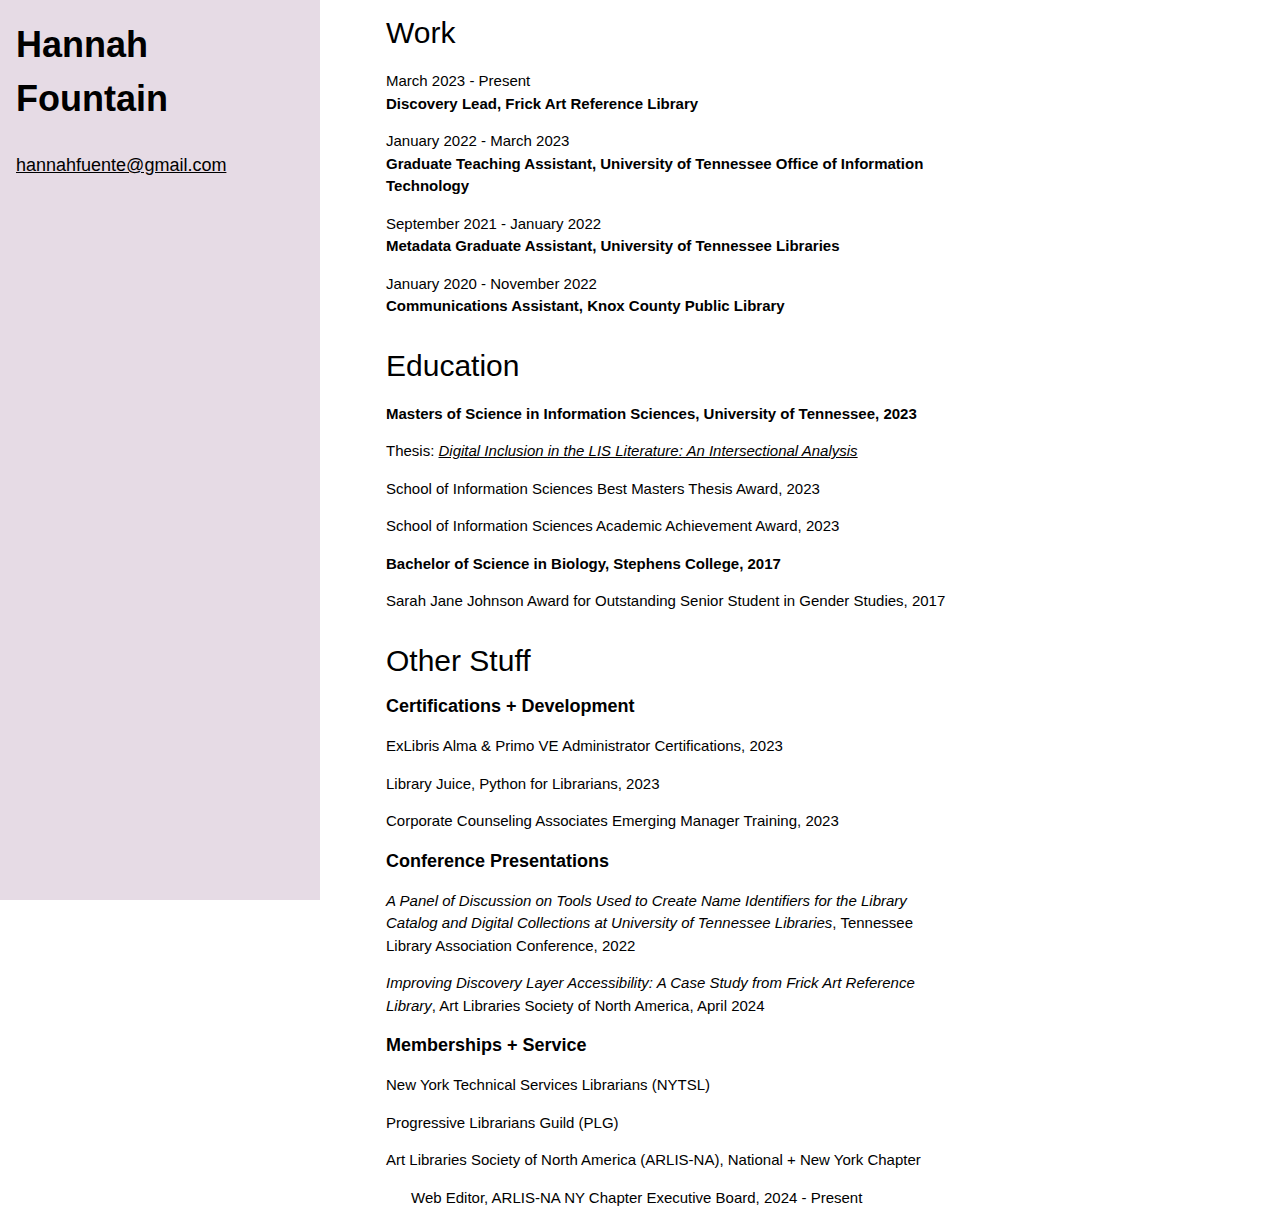
<file: index.html>
<!DOCTYPE html>
<html lang="en">
<head>
<title>H. Fountain</title>
    <link rel="icon" type="image/x-icon" href="images/favicon.jpeg">
<meta charset="UTF-8">
<meta name="viewport" content="width=device-width, initial-scale=1">
<link rel="stylesheet" href="assets/css/main.css">
<link rel="stylesheet" href="assets/css/secondary.css">
<style>
html,body {font-family: "Arial", sans-serif;}
h1,h2,h3,h4,h5,h6 {font-family: "Arial Black", sans-serif;}
.w3-sidebar {
  z-index: 3;
  width: 320px;
  top: 0;
  bottom: 0;
  height: inherit;
}
</style>
</head>

<!-- Sidebar -->
<nav class="w3-sidebar w3-bar-block w3-collapse w3-large w3-theme-l5"id="mySidebar">
  <h1 class="w3-bar-item"><b>Hannah Fountain</b></h1>
  <a class="w3-bar-item" href="mailto:hannahfuente@gmail.com">hannahfuente@gmail.com</a>
</nav>


<body>
<!-- Main Body -->
	<!-- Work -->
   <div class="w3-main" style="margin-left:370px">
  <div class="w3-row w3-padding-15">
    <div class="w3-twothird w3-container">
      <h2 class="w3-text-black">Work</h2>
      <p>March 2023 - Present<br><b>Discovery Lead, Frick Art Reference Library</b></br></p>
      <p>January 2022 - March 2023<br><b>Graduate Teaching Assistant, University of Tennessee Office of Information Technology</b></br></p>
      <p>September 2021 - January 2022<br><b>Metadata Graduate Assistant, University of Tennessee Libraries</b></br></p>
      <p>January 2020 - November 2022<br><b>Communications Assistant, Knox County Public Library</b></br></p>
    </div>
  </div>

  	<!-- Education -->
  <div class="w3-main">
  <div class="w3-row w3-padding-15">
    <div class="w3-twothird w3-container">
      <h2 class="w3-text-black">Education</h2>
      <p><b>Masters of Science in Information Sciences, University of Tennessee, 2023</b></p>
      <p>Thesis: <a href="http://trace.tennessee.edu/utk_gradthes/9204/"><i>Digital Inclusion in the LIS Literature: An Intersectional Analysis</i></a href><p/>
      <p>School of Information Sciences Best Masters Thesis Award, 2023</p>
      <p>School of Information Sciences Academic Achievement Award, 2023</p>
      <p><b>Bachelor of Science in Biology, Stephens College, 2017</b></p>
      <p>Sarah Jane Johnson Award for Outstanding Senior Student in Gender Studies, 2017</p>
    </div>
  </div>
  </div>

     <!-- Other Stuff -->
  <div class="w3-main">
  <div class="w3-row w3-padding-15">
    <div class="w3-twothird w3-container">
      <h2 class="w3-text-black">Other Stuff</h2
     <p><h5><b>Certifications + Development</b></h5></p>
         <p>ExLibris Alma & Primo VE Administrator Certifications, 2023</p>
         <p>Library Juice, Python for Librarians, 2023</p>
         <p>Corporate Counseling Associates Emerging Manager Training, 2023<p/>
    <h5><b>Conference Presentations</b></h5>
      <p><i>A Panel of Discussion on Tools Used to Create Name Identifiers for the Library Catalog and Digital Collections at University of Tennessee Libraries</i>, Tennessee Library Association Conference, 2022</p>
      <p><i>Improving Discovery Layer Accessibility: A Case Study from Frick Art Reference Library</i>, Art Libraries Society of North America, April 2024</p>
       <h5><b>Memberships + Service</b></h5>
         <p>New York Technical Services Librarians (NYTSL)</p>
         <p>Progressive Librarians Guild (PLG)</p>
         <p>Art Libraries Society of North America (ARLIS-NA), National + New York Chapter<p/>
         <p style="margin-left: 25px">Web Editor, ARLIS-NA NY Chapter Executive Board, 2024 - Present</p>
    </div>
  </div>
  </div>

<!-- END MAIN -->
</div>

</script>

</body>
</html>
</file>
<file: assets/css/secondary.css>
.w3-theme-l5 {color:#000 !important; background-color:#e6dbe5 !important}
.w3-theme-l4 {color:#000 !important; background-color:#cccccc !important}
.w3-theme-l3 {color:#fff !important; background-color:#999999 !important}
.w3-theme-l2 {color:#fff !important; background-color:#666666 !important}
.w3-theme-l1 {color:#fff !important; background-color:#333333 !important}
.w3-theme-d1 {color:#fff !important; background-color:#000000 !important}
.w3-theme-d2 {color:#fff !important; background-color:#000000 !important}
.w3-theme-d3 {color:#fff !important; background-color:#000000 !important}
.w3-theme-d4 {color:#fff !important; background-color:#000000 !important}
.w3-theme-d5 {color:#fff !important; background-color:#000000 !important}

.w3-theme-light {color:#000 !important; background-color:#decfdc !important}
.w3-theme-dark {color:#fff !important; background-color:#000000 !important}
.w3-theme-action {color:#fff !important; background-color:#000000 !important}

.w3-theme {color:#fff !important; background-color:#000000 !important}
.w3-text-theme {color:#000000 !important}
.w3-border-theme {border-color:#000000 !important}

.w3-hover-theme:hover {color:#fff !important; background-color:#000000 !important}
.w3-hover-text-theme:hover {color:#000000 !important}
.w3-hover-border-theme:hover {border-color:#000000 !important}
</file>
<file: assets/css/main.css>
/* W3.CSS 4.15 December 2020 by Jan Egil and Borge Refsnes */
html{box-sizing:border-box}*,*:before,*:after{box-sizing:inherit}
/* Extract from normalize.css by Nicolas Gallagher and Jonathan Neal git.io/normalize */
html{-ms-text-size-adjust:100%;-webkit-text-size-adjust:100%}body{margin:0}
article,aside,details,figcaption,figure,footer,header,main,menu,nav,section{display:block}summary{display:list-item}
audio,canvas,progress,video{display:inline-block}progress{vertical-align:baseline}
audio:not([controls]){display:none;height:0}[hidden],template{display:none}
a{background-color:transparent}a:active,a:hover{outline-width:0}
abbr[title]{border-bottom:none;text-decoration:underline;text-decoration:underline dotted}
b,strong{font-weight:bolder}dfn{font-style:italic}mark{background:#ff0;color:#000}
small{font-size:80%}sub,sup{font-size:75%;line-height:0;position:relative;vertical-align:baseline}
sub{bottom:-0.25em}sup{top:-0.5em}figure{margin:1em 40px}img{border-style:none}
code,kbd,pre,samp{font-family:monospace,monospace;font-size:1em}hr{box-sizing:content-box;height:0;overflow:visible}
button,input,select,textarea,optgroup{font:inherit;margin:0}optgroup{font-weight:bold}
button,input{overflow:visible}button,select{text-transform:none}
button,[type=button],[type=reset],[type=submit]{-webkit-appearance:button}
button::-moz-focus-inner,[type=button]::-moz-focus-inner,[type=reset]::-moz-focus-inner,[type=submit]::-moz-focus-inner{border-style:none;padding:0}
button:-moz-focusring,[type=button]:-moz-focusring,[type=reset]:-moz-focusring,[type=submit]:-moz-focusring{outline:1px dotted ButtonText}
fieldset{border:1px solid #c0c0c0;margin:0 2px;padding:.35em .625em .75em}
legend{color:inherit;display:table;max-width:100%;padding:0;white-space:normal}textarea{overflow:auto}
[type=checkbox],[type=radio]{padding:0}
[type=number]::-webkit-inner-spin-button,[type=number]::-webkit-outer-spin-button{height:auto}
[type=search]{-webkit-appearance:textfield;outline-offset:-2px}
[type=search]::-webkit-search-decoration{-webkit-appearance:none}
::-webkit-file-upload-button{-webkit-appearance:button;font:inherit}
/* End extract */
html,body{font-family:Verdana,sans-serif;font-size:15px;line-height:1.5}html{overflow-x:hidden}
h1{font-size:36px}h2{font-size:30px}h3{font-size:24px}h4{font-size:20px}h5{font-size:18px}h6{font-size:16px}
.w3-serif{font-family:serif}.w3-sans-serif{font-family:sans-serif}.w3-cursive{font-family:cursive}.w3-monospace{font-family:monospace}
h1,h2,h3,h4,h5,h6{font-family:"Segoe UI",Arial,sans-serif;font-weight:400;margin:10px 0}.w3-wide{letter-spacing:4px}
hr{border:0;border-top:1px solid #eee;margin:20px 0}
.w3-image{max-width:100%;height:auto}img{vertical-align:middle}a{color:inherit}
.w3-table,.w3-table-all{border-collapse:collapse;border-spacing:0;width:100%;display:table}.w3-table-all{border:1px solid #ccc}
.w3-bordered tr,.w3-table-all tr{border-bottom:1px solid #ddd}.w3-striped tbody tr:nth-child(even){background-color:#f1f1f1}
.w3-table-all tr:nth-child(odd){background-color:#fff}.w3-table-all tr:nth-child(even){background-color:#f1f1f1}
.w3-hoverable tbody tr:hover,.w3-ul.w3-hoverable li:hover{background-color:#ccc}.w3-centered tr th,.w3-centered tr td{text-align:center}
.w3-table td,.w3-table th,.w3-table-all td,.w3-table-all th{padding:8px 8px;display:table-cell;text-align:left;vertical-align:top}
.w3-table th:first-child,.w3-table td:first-child,.w3-table-all th:first-child,.w3-table-all td:first-child{padding-left:16px}
.w3-btn,.w3-button{border:none;display:inline-block;padding:8px 16px;vertical-align:middle;overflow:hidden;text-decoration:none;color:inherit;background-color:inherit;text-align:center;cursor:pointer;white-space:nowrap}
.w3-btn:hover{box-shadow:0 8px 16px 0 rgba(0,0,0,0.2),0 6px 20px 0 rgba(0,0,0,0.19)}
.w3-btn,.w3-button{-webkit-touch-callout:none;-webkit-user-select:none;-khtml-user-select:none;-moz-user-select:none;-ms-user-select:none;user-select:none}   
.w3-disabled,.w3-btn:disabled,.w3-button:disabled{cursor:not-allowed;opacity:0.3}.w3-disabled *,:disabled *{pointer-events:none}
.w3-btn.w3-disabled:hover,.w3-btn:disabled:hover{box-shadow:none}
.w3-badge,.w3-tag{background-color:#000;color:#fff;display:inline-block;padding-left:8px;padding-right:8px;text-align:center}.w3-badge{border-radius:50%}
.w3-ul{list-style-type:none;padding:0;margin:0}.w3-ul li{padding:8px 16px;border-bottom:1px solid #ddd}.w3-ul li:last-child{border-bottom:none}
.w3-tooltip,.w3-display-container{position:relative}.w3-tooltip .w3-text{display:none}.w3-tooltip:hover .w3-text{display:inline-block}
.w3-ripple:active{opacity:0.5}.w3-ripple{transition:opacity 0s}
.w3-input{padding:8px;display:block;border:none;border-bottom:1px solid #ccc;width:100%}
.w3-select{padding:9px 0;width:100%;border:none;border-bottom:1px solid #ccc}
.w3-dropdown-click,.w3-dropdown-hover{position:relative;display:inline-block;cursor:pointer}
.w3-dropdown-hover:hover .w3-dropdown-content{display:block}
.w3-dropdown-hover:first-child,.w3-dropdown-click:hover{background-color:#ccc;color:#000}
.w3-dropdown-hover:hover > .w3-button:first-child,.w3-dropdown-click:hover > .w3-button:first-child{background-color:#ccc;color:#000}
.w3-dropdown-content{cursor:auto;color:#000;background-color:#fff;display:none;position:absolute;min-width:160px;margin:0;padding:0;z-index:1}
.w3-check,.w3-radio{width:24px;height:24px;position:relative;top:6px}
.w3-sidebar{height:100%;width:200px;background-color:#decfdc;position:fixed!important;z-index:1;overflow:auto}
.w3-bar-block .w3-dropdown-hover,.w3-bar-block .w3-dropdown-click{width:100%}
.w3-bar-block .w3-dropdown-hover .w3-dropdown-content,.w3-bar-block .w3-dropdown-click .w3-dropdown-content{min-width:100%}
.w3-bar-block .w3-dropdown-hover .w3-button,.w3-bar-block .w3-dropdown-click .w3-button{width:100%;text-align:left;padding:8px 16px}
.w3-main,#main{transition:margin-left .4s}
.w3-modal{z-index:3;display:none;padding-top:100px;position:fixed;left:0;top:0;width:100%;height:100%;overflow:auto;background-color:rgb(0,0,0);background-color:rgba(0,0,0,0.4)}
.w3-modal-content{margin:auto;background-color:#fff;position:relative;padding:0;outline:0;width:600px}
.w3-bar{width:100%;overflow:hidden}.w3-center .w3-bar{display:inline-block;width:auto}
.w3-bar .w3-bar-item{padding:8px 16px;float:left;width:auto;border:none;display:block;outline:0}
.w3-bar .w3-dropdown-hover,.w3-bar .w3-dropdown-click{position:static;float:left}
.w3-bar .w3-button{white-space:normal}
.w3-bar-block .w3-bar-item{width:100%;display:block;padding:8px 16px;text-align:left;border:none;white-space:normal;float:none;outline:0}
.w3-bar-block.w3-center .w3-bar-item{text-align:center}.w3-block{display:block;width:100%}
.w3-responsive{display:block;overflow-x:auto}
.w3-container:after,.w3-container:before,.w3-panel:after,.w3-panel:before,.w3-row:after,.w3-row:before,.w3-row-padding:after,.w3-row-padding:before,
.w3-cell-row:before,.w3-cell-row:after,.w3-clear:after,.w3-clear:before,.w3-bar:before,.w3-bar:after{content:"";display:table;clear:both}
.w3-col,.w3-half,.w3-third,.w3-twothird,.w3-threequarter,.w3-quarter{float:left;width:100%}
.w3-col.s1{width:8.33333%}.w3-col.s2{width:16.66666%}.w3-col.s3{width:24.99999%}.w3-col.s4{width:33.33333%}
.w3-col.s5{width:41.66666%}.w3-col.s6{width:49.99999%}.w3-col.s7{width:58.33333%}.w3-col.s8{width:66.66666%}
.w3-col.s9{width:74.99999%}.w3-col.s10{width:83.33333%}.w3-col.s11{width:91.66666%}.w3-col.s12{width:99.99999%}
@media (min-width:601px){.w3-col.m1{width:8.33333%}.w3-col.m2{width:16.66666%}.w3-col.m3,.w3-quarter{width:24.99999%}.w3-col.m4,.w3-third{width:33.33333%}
.w3-col.m5{width:41.66666%}.w3-col.m6,.w3-half{width:49.99999%}.w3-col.m7{width:58.33333%}.w3-col.m8,.w3-twothird{width:66.66666%}
.w3-col.m9,.w3-threequarter{width:74.99999%}.w3-col.m10{width:83.33333%}.w3-col.m11{width:91.66666%}.w3-col.m12{width:99.99999%}}
@media (min-width:993px){.w3-col.l1{width:8.33333%}.w3-col.l2{width:16.66666%}.w3-col.l3{width:24.99999%}.w3-col.l4{width:33.33333%}
.w3-col.l5{width:41.66666%}.w3-col.l6{width:49.99999%}.w3-col.l7{width:58.33333%}.w3-col.l8{width:66.66666%}
.w3-col.l9{width:74.99999%}.w3-col.l10{width:83.33333%}.w3-col.l11{width:91.66666%}.w3-col.l12{width:99.99999%}}
.w3-rest{overflow:hidden}.w3-stretch{margin-left:-16px;margin-right:-16px}
.w3-content,.w3-auto{margin-left:auto;margin-right:auto}.w3-content{max-width:980px}.w3-auto{max-width:1140px}
.w3-cell-row{display:table;width:100%}.w3-cell{display:table-cell}
.w3-cell-top{vertical-align:top}.w3-cell-middle{vertical-align:middle}.w3-cell-bottom{vertical-align:bottom}
.w3-hide{display:none!important}.w3-show-block,.w3-show{display:block!important}.w3-show-inline-block{display:inline-block!important}
@media (max-width:1205px){.w3-auto{max-width:95%}}
@media (max-width:600px){.w3-modal-content{margin:0 10px;width:auto!important}.w3-modal{padding-top:30px}
.w3-dropdown-hover.w3-mobile .w3-dropdown-content,.w3-dropdown-click.w3-mobile .w3-dropdown-content{position:relative}	
.w3-hide-small{display:none!important}.w3-mobile{display:block;width:100%!important}.w3-bar-item.w3-mobile,.w3-dropdown-hover.w3-mobile,.w3-dropdown-click.w3-mobile{text-align:center}
.w3-dropdown-hover.w3-mobile,.w3-dropdown-hover.w3-mobile .w3-btn,.w3-dropdown-hover.w3-mobile .w3-button,.w3-dropdown-click.w3-mobile,.w3-dropdown-click.w3-mobile .w3-btn,.w3-dropdown-click.w3-mobile .w3-button{width:100%}}
@media (max-width:768px){.w3-modal-content{width:500px}.w3-modal{padding-top:50px}}
@media (min-width:993px){.w3-modal-content{width:900px}.w3-hide-large{display:none!important}.w3-sidebar.w3-collapse{display:block!important}}
@media (max-width:992px) and (min-width:601px){.w3-hide-medium{display:none!important}}
@media (max-width:992px){.w3-sidebar.w3-collapse{display:none}.w3-main{margin-left:0!important;margin-right:0!important}.w3-auto{max-width:100%}}
.w3-top,.w3-bottom{position:fixed;width:100%;z-index:1}.w3-top{top:0}.w3-bottom{bottom:0}
.w3-overlay{position:fixed;display:none;width:100%;height:100%;top:0;left:0;right:0;bottom:0;background-color:rgba(0,0,0,0.5);z-index:2}
.w3-display-topleft{position:absolute;left:0;top:0}.w3-display-topright{position:absolute;right:0;top:0}
.w3-display-bottomleft{position:absolute;left:0;bottom:0}.w3-display-bottomright{position:absolute;right:0;bottom:0}
.w3-display-middle{position:absolute;top:50%;left:50%;transform:translate(-50%,-50%);-ms-transform:translate(-50%,-50%)}
.w3-display-left{position:absolute;top:50%;left:0%;transform:translate(0%,-50%);-ms-transform:translate(-0%,-50%)}
.w3-display-right{position:absolute;top:50%;right:0%;transform:translate(0%,-50%);-ms-transform:translate(0%,-50%)}
.w3-display-topmiddle{position:absolute;left:50%;top:0;transform:translate(-50%,0%);-ms-transform:translate(-50%,0%)}
.w3-display-bottommiddle{position:absolute;left:50%;bottom:0;transform:translate(-50%,0%);-ms-transform:translate(-50%,0%)}
.w3-display-container:hover .w3-display-hover{display:block}.w3-display-container:hover span.w3-display-hover{display:inline-block}.w3-display-hover{display:none}
.w3-display-position{position:absolute}
.w3-circle{border-radius:50%}
.w3-round-small{border-radius:2px}.w3-round,.w3-round-medium{border-radius:4px}.w3-round-large{border-radius:8px}.w3-round-xlarge{border-radius:16px}.w3-round-xxlarge{border-radius:32px}
.w3-row-padding,.w3-row-padding>.w3-half,.w3-row-padding>.w3-third,.w3-row-padding>.w3-twothird,.w3-row-padding>.w3-threequarter,.w3-row-padding>.w3-quarter,.w3-row-padding>.w3-col{padding:0 8px}
.w3-container,.w3-panel{padding:0.01em 16px}.w3-panel{margin-top:16px;margin-bottom:16px}
.w3-code,.w3-codespan{font-family:Consolas,"courier new";font-size:16px}
.w3-code{width:auto;background-color:#fff;padding:8px 12px;border-left:4px solid #4CAF50;word-wrap:break-word}
.w3-codespan{color:crimson;background-color:#f1f1f1;padding-left:4px;padding-right:4px;font-size:110%}
.w3-card,.w3-card-2{box-shadow:0 2px 5px 0 rgba(0,0,0,0.16),0 2px 10px 0 rgba(0,0,0,0.12)}
.w3-card-4,.w3-hover-shadow:hover{box-shadow:0 4px 10px 0 rgba(0,0,0,0.2),0 4px 20px 0 rgba(0,0,0,0.19)}
.w3-spin{animation:w3-spin 2s infinite linear}@keyframes w3-spin{0%{transform:rotate(0deg)}100%{transform:rotate(359deg)}}
.w3-animate-fading{animation:fading 10s infinite}@keyframes fading{0%{opacity:0}50%{opacity:1}100%{opacity:0}}
.w3-animate-opacity{animation:opac 0.8s}@keyframes opac{from{opacity:0} to{opacity:1}}
.w3-animate-top{position:relative;animation:animatetop 0.4s}@keyframes animatetop{from{top:-300px;opacity:0} to{top:0;opacity:1}}
.w3-animate-left{position:relative;animation:animateleft 0.4s}@keyframes animateleft{from{left:-300px;opacity:0} to{left:0;opacity:1}}
.w3-animate-right{position:relative;animation:animateright 0.4s}@keyframes animateright{from{right:-300px;opacity:0} to{right:0;opacity:1}}
.w3-animate-bottom{position:relative;animation:animatebottom 0.4s}@keyframes animatebottom{from{bottom:-300px;opacity:0} to{bottom:0;opacity:1}}
.w3-animate-zoom {animation:animatezoom 0.6s}@keyframes animatezoom{from{transform:scale(0)} to{transform:scale(1)}}
.w3-animate-input{transition:width 0.4s ease-in-out}.w3-animate-input:focus{width:100%!important}
.w3-opacity,.w3-hover-opacity:hover{opacity:0.60}.w3-opacity-off,.w3-hover-opacity-off:hover{opacity:1}
.w3-opacity-max{opacity:0.25}.w3-opacity-min{opacity:0.75}
.w3-greyscale-max,.w3-grayscale-max,.w3-hover-greyscale:hover,.w3-hover-grayscale:hover{filter:grayscale(100%)}
.w3-greyscale,.w3-grayscale{filter:grayscale(75%)}.w3-greyscale-min,.w3-grayscale-min{filter:grayscale(50%)}
.w3-sepia{filter:sepia(75%)}.w3-sepia-max,.w3-hover-sepia:hover{filter:sepia(100%)}.w3-sepia-min{filter:sepia(50%)}
.w3-tiny{font-size:10px!important}.w3-small{font-size:12px!important}.w3-medium{font-size:15px!important}.w3-large{font-size:18px!important}
.w3-xlarge{font-size:24px!important}.w3-xxlarge{font-size:36px!important}.w3-xxxlarge{font-size:48px!important}.w3-jumbo{font-size:64px!important}
.w3-left-align{text-align:left!important}.w3-right-align{text-align:right!important}.w3-justify{text-align:justify!important}.w3-center{text-align:center!important}
.w3-border-0{border:0!important}.w3-border{border:1px solid #ccc!important}
.w3-border-top{border-top:1px solid #ccc!important}.w3-border-bottom{border-bottom:1px solid #ccc!important}
.w3-border-left{border-left:1px solid #ccc!important}.w3-border-right{border-right:1px solid #ccc!important}
.w3-topbar{border-top:6px solid #ccc!important}.w3-bottombar{border-bottom:6px solid #ccc!important}
.w3-leftbar{border-left:6px solid #ccc!important}.w3-rightbar{border-right:6px solid #ccc!important}
.w3-section,.w3-code{margin-top:16px!important;margin-bottom:16px!important}
.w3-margin{margin:16px!important}.w3-margin-top{margin-top:16px!important}.w3-margin-bottom{margin-bottom:16px!important}
.w3-margin-left{margin-left:16px!important}.w3-margin-right{margin-right:16px!important}
.w3-padding-small{padding:4px 8px!important}.w3-padding{padding:8px 16px!important}.w3-padding-large{padding:12px 24px!important}
.w3-padding-16{padding-top:16px!important;padding-bottom:16px!important}.w3-padding-24{padding-top:24px!important;padding-bottom:24px!important}
.w3-padding-32{padding-top:32px!important;padding-bottom:32px!important}.w3-padding-48{padding-top:48px!important;padding-bottom:48px!important}
.w3-padding-64{padding-top:64px!important;padding-bottom:64px!important}
.w3-padding-top-64{padding-top:64px!important}.w3-padding-top-48{padding-top:48px!important}
.w3-padding-top-32{padding-top:32px!important}.w3-padding-top-24{padding-top:24px!important}
.w3-left{float:left!important}.w3-right{float:right!important}
.w3-button:hover{color:#000!important;background-color:#ccc!important}
.w3-transparent,.w3-hover-none:hover{background-color:transparent!important}
.w3-hover-none:hover{box-shadow:none!important}
/* Colors */
.w3-amber,.w3-hover-amber:hover{color:#000!important;background-color:#ffc107!important}
.w3-aqua,.w3-hover-aqua:hover{color:#000!important;background-color:#00ffff!important}
.w3-blue,.w3-hover-blue:hover{color:#fff!important;background-color:#2196F3!important}
.w3-light-blue,.w3-hover-light-blue:hover{color:#000!important;background-color:#87CEEB!important}
.w3-brown,.w3-hover-brown:hover{color:#fff!important;background-color:#795548!important}
.w3-cyan,.w3-hover-cyan:hover{color:#000!important;background-color:#00bcd4!important}
.w3-blue-grey,.w3-hover-blue-grey:hover,.w3-blue-gray,.w3-hover-blue-gray:hover{color:#fff!important;background-color:#607d8b!important}
.w3-green,.w3-hover-green:hover{color:#fff!important;background-color:#4CAF50!important}
.w3-light-green,.w3-hover-light-green:hover{color:#000!important;background-color:#8bc34a!important}
.w3-indigo,.w3-hover-indigo:hover{color:#fff!important;background-color:#3f51b5!important}
.w3-khaki,.w3-hover-khaki:hover{color:#000!important;background-color:#f0e68c!important}
.w3-lime,.w3-hover-lime:hover{color:#000!important;background-color:#cddc39!important}
.w3-orange,.w3-hover-orange:hover{color:#000!important;background-color:#ff9800!important}
.w3-deep-orange,.w3-hover-deep-orange:hover{color:#fff!important;background-color:#ff5722!important}
.w3-pink,.w3-hover-pink:hover{color:#fff!important;background-color:#e91e63!important}
.w3-purple,.w3-hover-purple:hover{color:#fff!important;background-color:#9c27b0!important}
.w3-deep-purple,.w3-hover-deep-purple:hover{color:#fff!important;background-color:#673ab7!important}
.w3-red,.w3-hover-red:hover{color:#fff!important;background-color:#f44336!important}
.w3-sand,.w3-hover-sand:hover{color:#000!important;background-color:#fdf5e6!important}
.w3-teal,.w3-hover-teal:hover{color:#fff!important;background-color:#009688!important}
.w3-yellow,.w3-hover-yellow:hover{color:#000!important;background-color:#ffeb3b!important}
.w3-white,.w3-hover-white:hover{color:#000!important;background-color:#fff!important}
.w3-black,.w3-hover-black:hover{color:#fff!important;background-color:#000!important}
.w3-grey,.w3-hover-grey:hover,.w3-gray,.w3-hover-gray:hover{color:#000!important;background-color:#9e9e9e!important}
.w3-light-grey,.w3-hover-light-grey:hover,.w3-light-gray,.w3-hover-light-gray:hover{color:#000!important;background-color:#f1f1f1!important}
.w3-dark-grey,.w3-hover-dark-grey:hover,.w3-dark-gray,.w3-hover-dark-gray:hover{color:#fff!important;background-color:#616161!important}
.w3-pale-red,.w3-hover-pale-red:hover{color:#000!important;background-color:#ffdddd!important}
.w3-pale-green,.w3-hover-pale-green:hover{color:#000!important;background-color:#ddffdd!important}
.w3-pale-yellow,.w3-hover-pale-yellow:hover{color:#000!important;background-color:#ffffcc!important}
.w3-pale-blue,.w3-hover-pale-blue:hover{color:#000!important;background-color:#ddffff!important}
.w3-text-amber,.w3-hover-text-amber:hover{color:#ffc107!important}
.w3-text-aqua,.w3-hover-text-aqua:hover{color:#00ffff!important}
.w3-text-blue,.w3-hover-text-blue:hover{color:#2196F3!important}
.w3-text-light-blue,.w3-hover-text-light-blue:hover{color:#87CEEB!important}
.w3-text-brown,.w3-hover-text-brown:hover{color:#795548!important}
.w3-text-cyan,.w3-hover-text-cyan:hover{color:#00bcd4!important}
.w3-text-blue-grey,.w3-hover-text-blue-grey:hover,.w3-text-blue-gray,.w3-hover-text-blue-gray:hover{color:#607d8b!important}
.w3-text-green,.w3-hover-text-green:hover{color:#4CAF50!important}
.w3-text-light-green,.w3-hover-text-light-green:hover{color:#8bc34a!important}
.w3-text-indigo,.w3-hover-text-indigo:hover{color:#3f51b5!important}
.w3-text-khaki,.w3-hover-text-khaki:hover{color:#b4aa50!important}
.w3-text-lime,.w3-hover-text-lime:hover{color:#cddc39!important}
.w3-text-orange,.w3-hover-text-orange:hover{color:#ff9800!important}
.w3-text-deep-orange,.w3-hover-text-deep-orange:hover{color:#ff5722!important}
.w3-text-pink,.w3-hover-text-pink:hover{color:#e91e63!important}
.w3-text-purple,.w3-hover-text-purple:hover{color:#9c27b0!important}
.w3-text-deep-purple,.w3-hover-text-deep-purple:hover{color:#673ab7!important}
.w3-text-red,.w3-hover-text-red:hover{color:#f44336!important}
.w3-text-sand,.w3-hover-text-sand:hover{color:#fdf5e6!important}
.w3-text-teal,.w3-hover-text-teal:hover{color:#009688!important}
.w3-text-yellow,.w3-hover-text-yellow:hover{color:#d2be0e!important}
.w3-text-white,.w3-hover-text-white:hover{color:#fff!important}
.w3-text-black,.w3-hover-text-black:hover{color:#000!important}
.w3-text-grey,.w3-hover-text-grey:hover,.w3-text-gray,.w3-hover-text-gray:hover{color:#757575!important}
.w3-text-light-grey,.w3-hover-text-light-grey:hover,.w3-text-light-gray,.w3-hover-text-light-gray:hover{color:#f1f1f1!important}
.w3-text-dark-grey,.w3-hover-text-dark-grey:hover,.w3-text-dark-gray,.w3-hover-text-dark-gray:hover{color:#3a3a3a!important}
.w3-border-amber,.w3-hover-border-amber:hover{border-color:#ffc107!important}
.w3-border-aqua,.w3-hover-border-aqua:hover{border-color:#00ffff!important}
.w3-border-blue,.w3-hover-border-blue:hover{border-color:#2196F3!important}
.w3-border-light-blue,.w3-hover-border-light-blue:hover{border-color:#87CEEB!important}
.w3-border-brown,.w3-hover-border-brown:hover{border-color:#795548!important}
.w3-border-cyan,.w3-hover-border-cyan:hover{border-color:#00bcd4!important}
.w3-border-blue-grey,.w3-hover-border-blue-grey:hover,.w3-border-blue-gray,.w3-hover-border-blue-gray:hover{border-color:#607d8b!important}
.w3-border-green,.w3-hover-border-green:hover{border-color:#4CAF50!important}
.w3-border-light-green,.w3-hover-border-light-green:hover{border-color:#8bc34a!important}
.w3-border-indigo,.w3-hover-border-indigo:hover{border-color:#3f51b5!important}
.w3-border-khaki,.w3-hover-border-khaki:hover{border-color:#f0e68c!important}
.w3-border-lime,.w3-hover-border-lime:hover{border-color:#cddc39!important}
.w3-border-orange,.w3-hover-border-orange:hover{border-color:#ff9800!important}
.w3-border-deep-orange,.w3-hover-border-deep-orange:hover{border-color:#ff5722!important}
.w3-border-pink,.w3-hover-border-pink:hover{border-color:#e91e63!important}
.w3-border-purple,.w3-hover-border-purple:hover{border-color:#9c27b0!important}
.w3-border-deep-purple,.w3-hover-border-deep-purple:hover{border-color:#673ab7!important}
.w3-border-red,.w3-hover-border-red:hover{border-color:#f44336!important}
.w3-border-sand,.w3-hover-border-sand:hover{border-color:#fdf5e6!important}
.w3-border-teal,.w3-hover-border-teal:hover{border-color:#009688!important}
.w3-border-yellow,.w3-hover-border-yellow:hover{border-color:#ffeb3b!important}
.w3-border-white,.w3-hover-border-white:hover{border-color:#fff!important}
.w3-border-black,.w3-hover-border-black:hover{border-color:#000!important}
.w3-border-grey,.w3-hover-border-grey:hover,.w3-border-gray,.w3-hover-border-gray:hover{border-color:#9e9e9e!important}
.w3-border-light-grey,.w3-hover-border-light-grey:hover,.w3-border-light-gray,.w3-hover-border-light-gray:hover{border-color:#f1f1f1!important}
.w3-border-dark-grey,.w3-hover-border-dark-grey:hover,.w3-border-dark-gray,.w3-hover-border-dark-gray:hover{border-color:#616161!important}
.w3-border-pale-red,.w3-hover-border-pale-red:hover{border-color:#ffe7e7!important}.w3-border-pale-green,.w3-hover-border-pale-green:hover{border-color:#e7ffe7!important}
.w3-border-pale-yellow,.w3-hover-border-pale-yellow:hover{border-color:#ffffcc!important}.w3-border-pale-blue,.w3-hover-border-pale-blue:hover{border-color:#e7ffff!important}
</file>
